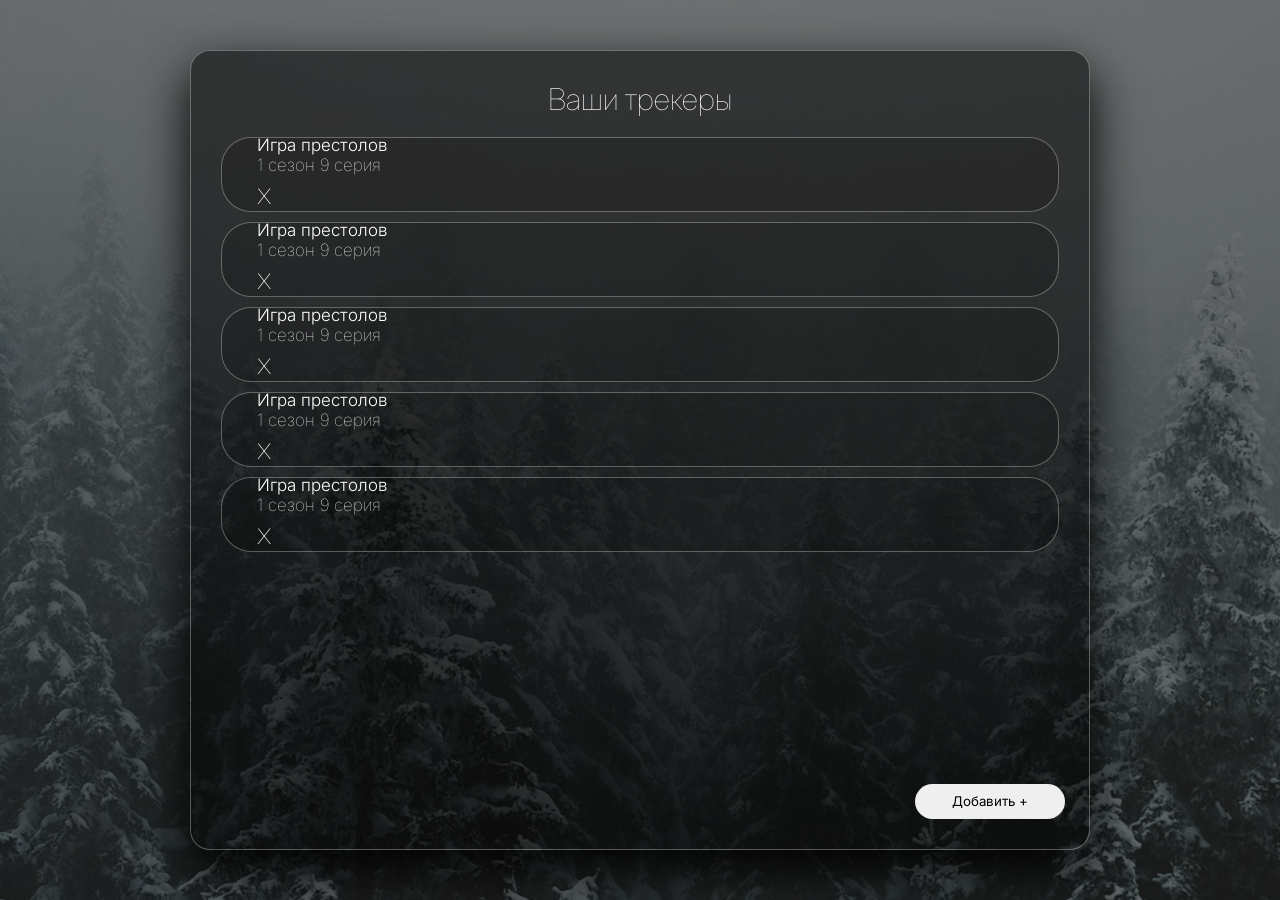
<file: index.html>
<!DOCTYPE html>
<html lang="en">
<head>
    <link rel="stylesheet" href="style.css">
    <meta charset="UTF-8">
    <meta name="viewport" content="width=device-width, initial-scale=1.0">
    <title>Document</title>
</head>
<body>
    <div class="list-box">
        <p>Ваши трекеры</p>
        <div class="list">
            <div class="list-element" id="1">
                <div class="central-elements">
                    <div class="element-text">
                        <p style="font-weight: 300;">Игра престолов</p>
                        <p>1 сезон 9 серия</p>
                    </div>
                    <div class="delete-btn">x</div>
                </div>
                <div class="progress_bar">
                    <div class="progress" id="1"></div>
                </div>
            </div>
            <div class="list-element" id="2">
                <div class="central-elements">
                    <div class="element-text">
                        <p style="font-weight: 300;">Игра престолов</p>
                        <p>1 сезон 9 серия</p>
                    </div>
                    <div class="delete-btn">x</div>
                </div>
                <div class="progress_bar">
                    <div class="progress" id="2"></div>
                </div>
            </div>
            <div class="list-element" id="3">
                <div class="central-elements">
                    <div class="element-text">
                        <p style="font-weight: 300;">Игра престолов</p>
                        <p>1 сезон 9 серия</p>
                    </div>
                    <div class="delete-btn">x</div>
                </div>
                <div class="progress_bar">
                    <div class="progress" id="3"></div>
                </div>
            </div>
            <div class="list-element" id="4">
                <div class="central-elements">
                    <div class="element-text">
                        <p style="font-weight: 300;">Игра престолов</p>
                        <p>1 сезон 9 серия</p>
                    </div>
                    <div class="delete-btn">x</div>
                </div>
                <div class="progress_bar">
                    <div class="progress" id="4"></div>
                </div>
            </div>
            <div class="list-element" id="5">
                <div class="central-elements">
                    <div class="element-text">
                        <p style="font-weight: 300;">Игра престолов</p>
                        <p>1 сезон 9 серия</p>
                    </div>
                    <div class="delete-btn">x</div>
                </div>
                <div class="progress_bar">
                    <div class="progress" id="5"></div>
                </div>
            </div>
        </div>
        <button class="add_btn">Добавить +</button>
    </div>
</body>
</html>
</file>
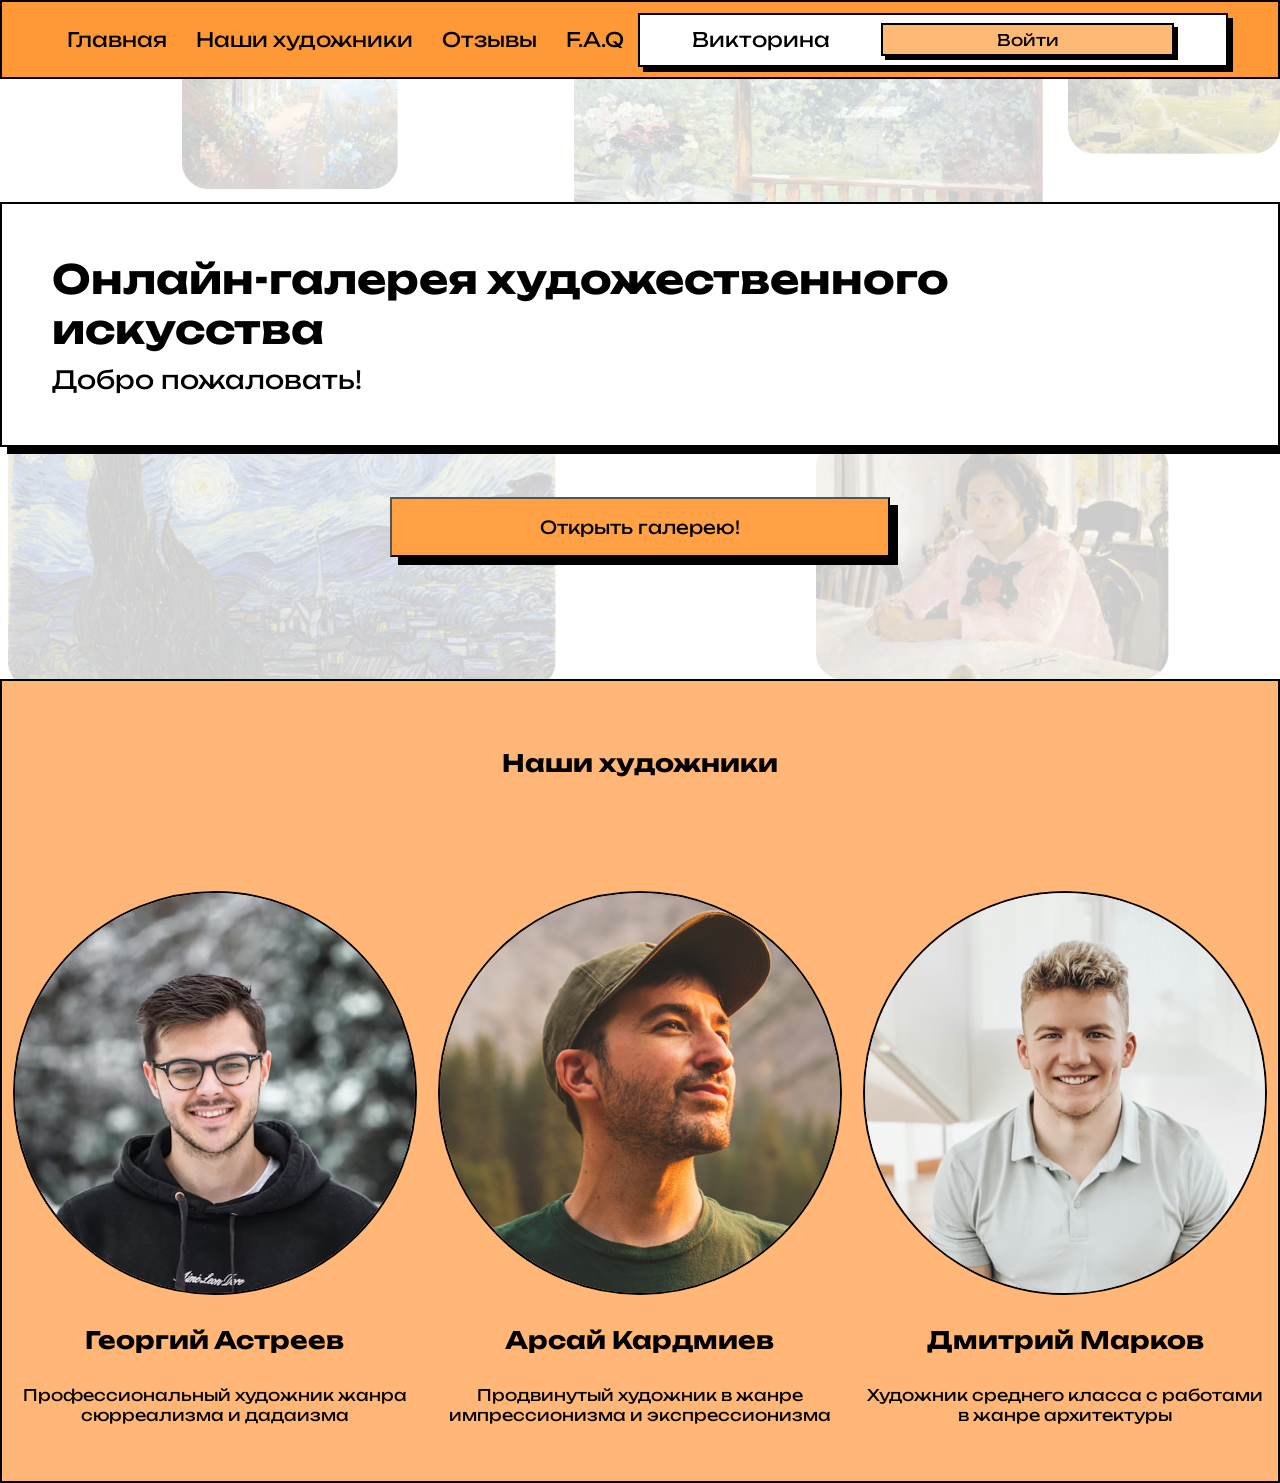
<file: DropMeFiles_kIe3E/index.html>
<!DOCTYPE html>
<html lang="en">
<head>
    <link rel="stylesheet" href="style.css">
    <meta charset="UTF-8">
    <meta name="viewport" content="width=device-width, initial-scale=1.0">
    <title>Document</title>
</head>
<body>
    <header>
        <nav>
            <a href="index.html">Главная</a>
            <a href="">Наши художники</a>
            <a href="">Отзывы</a>
            <a href="">F.A.Q</a>
        </nav>
        <div class="testpad">
            <p>Викторина</p>
            <button>Войти</button>
        </div>
    </header>
    <main>
        <div class="main-textbox">
            <h1>Онлайн-галерея художественного искусства</h1>
            <p>Добро пожаловать!</p>
        </div>
        <button onclick="window.location.href='index2.html'">Открыть галерею!</button>
    </main>
    <section class="artists">
        <h1 style="margin-top: 10px;">Наши художники</h1>
        <div class="artists-info">
            <div class="artist-card">
                <img src="artist1.png" alt="">
                <h1>Георгий Астреев</h1>
                <p>Профессиональный художник жанра сюрреализма и дадаизма</p>
            </div>
            <div class="artist-card">
                <img src="artist2.png" alt="">
                <h1>Арсай Кардмиев</h1>
                <p>Продвинутый художник в жанре импрессионизма и экспрессионизма</p>
            </div>
            <div class="artist-card">
                <img src="artist3.png" alt="">
                <h1>Дмитрий Марков</h2>
                <p>Художник среднего класса с работами в жанре архитектуры</p>
            </div>
        </div>
    </section>
</body>
</html>
</file>
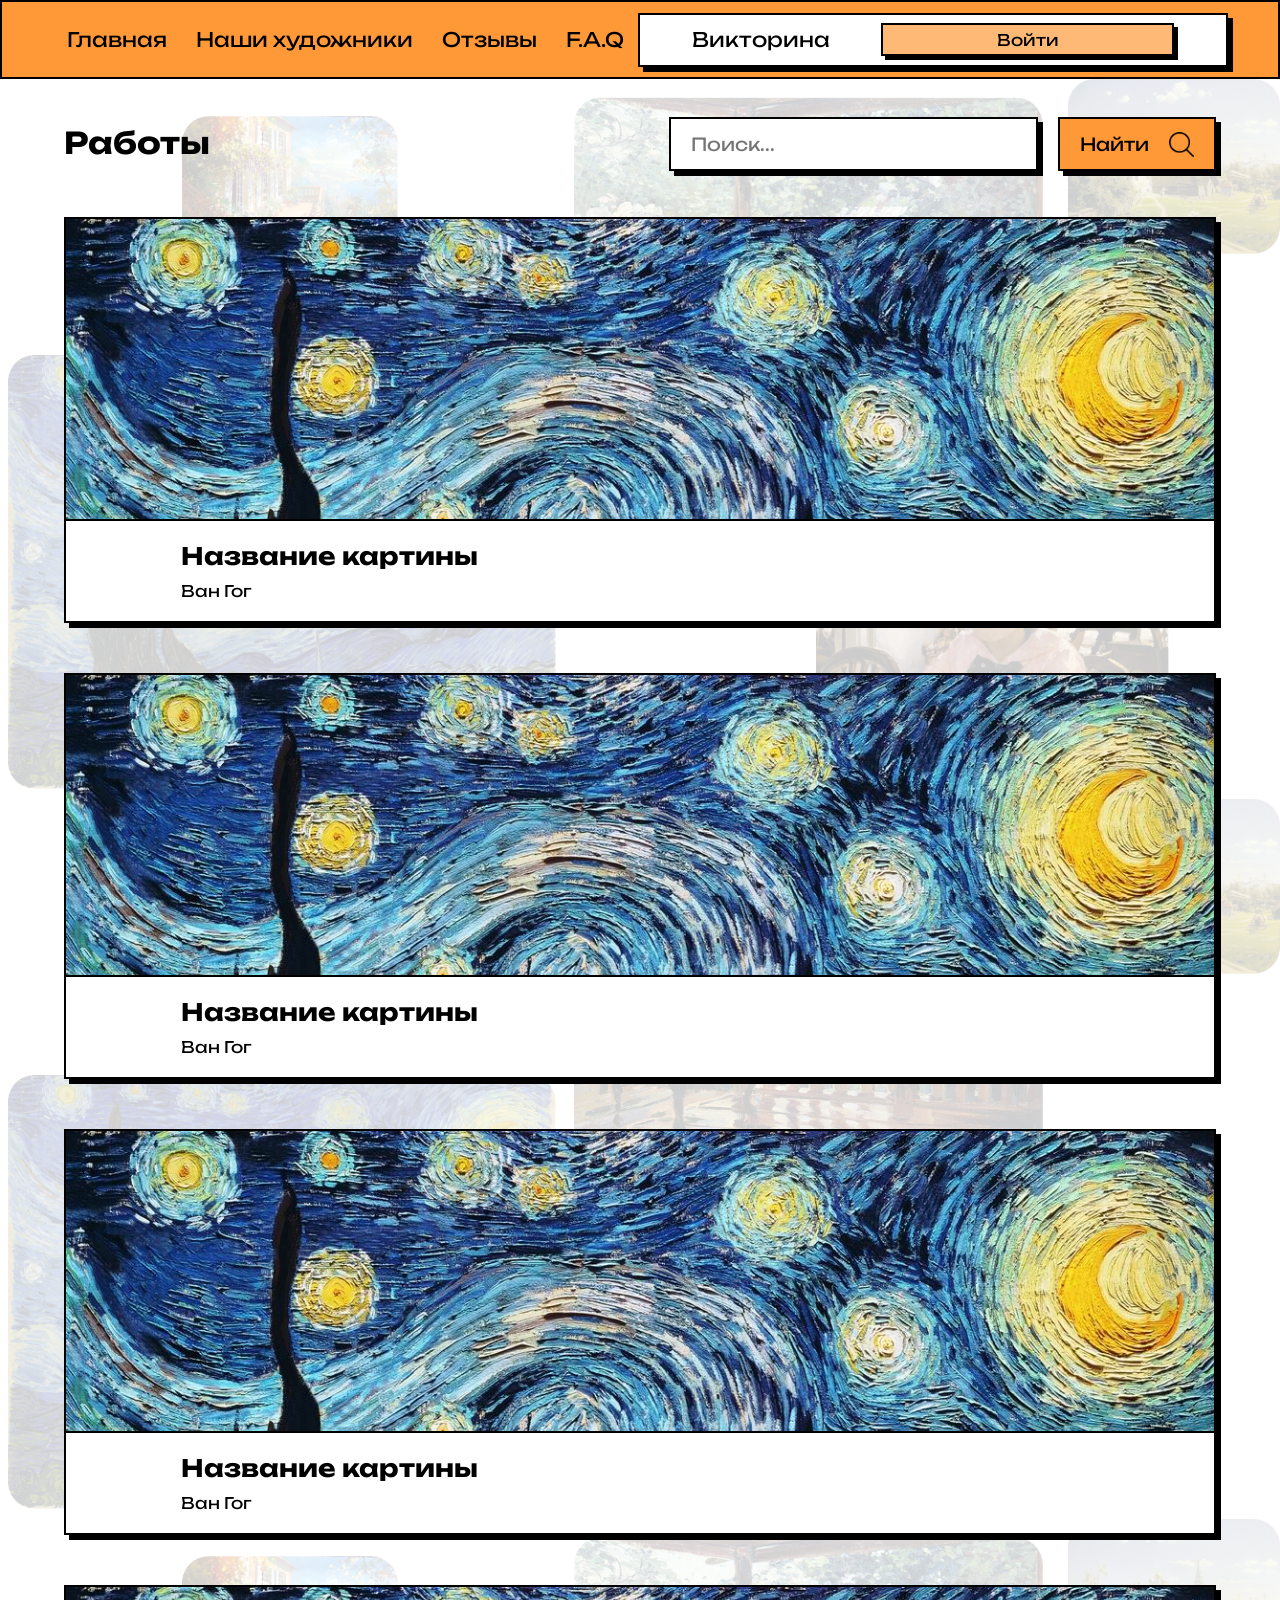
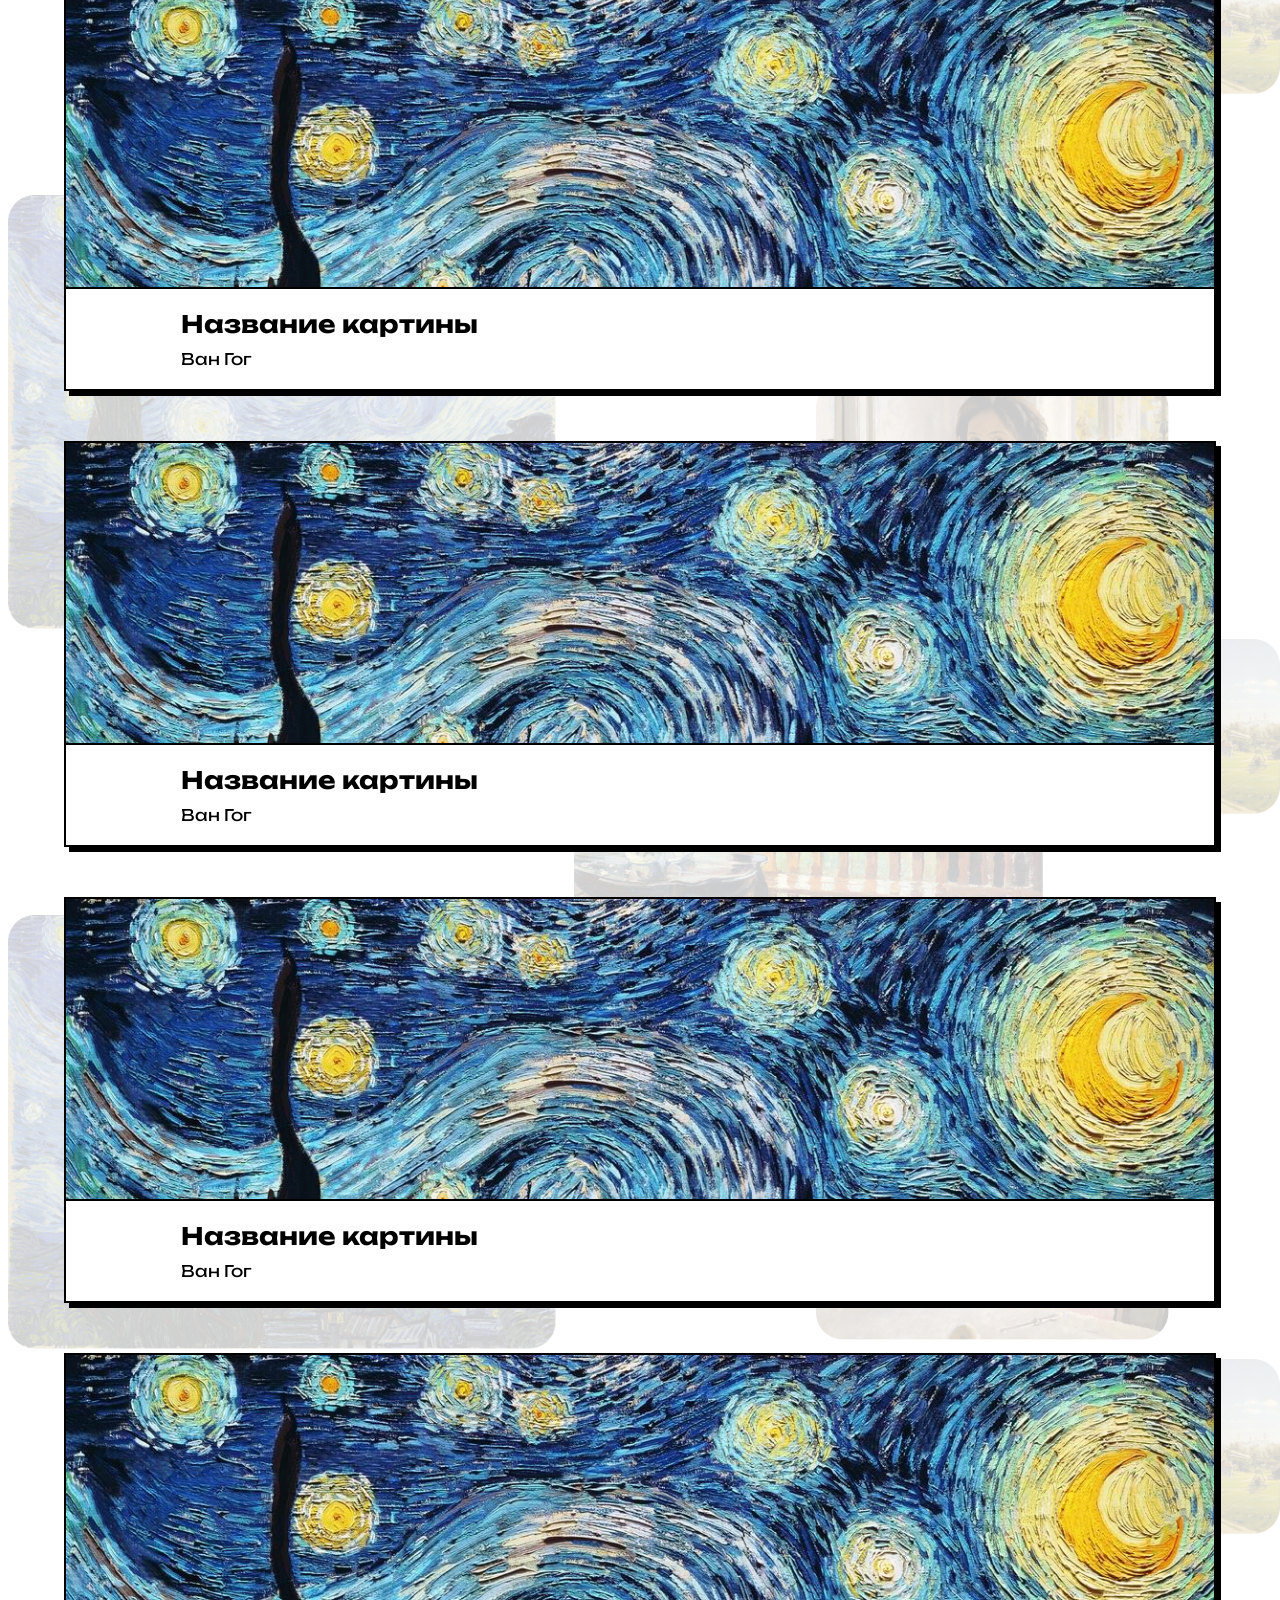
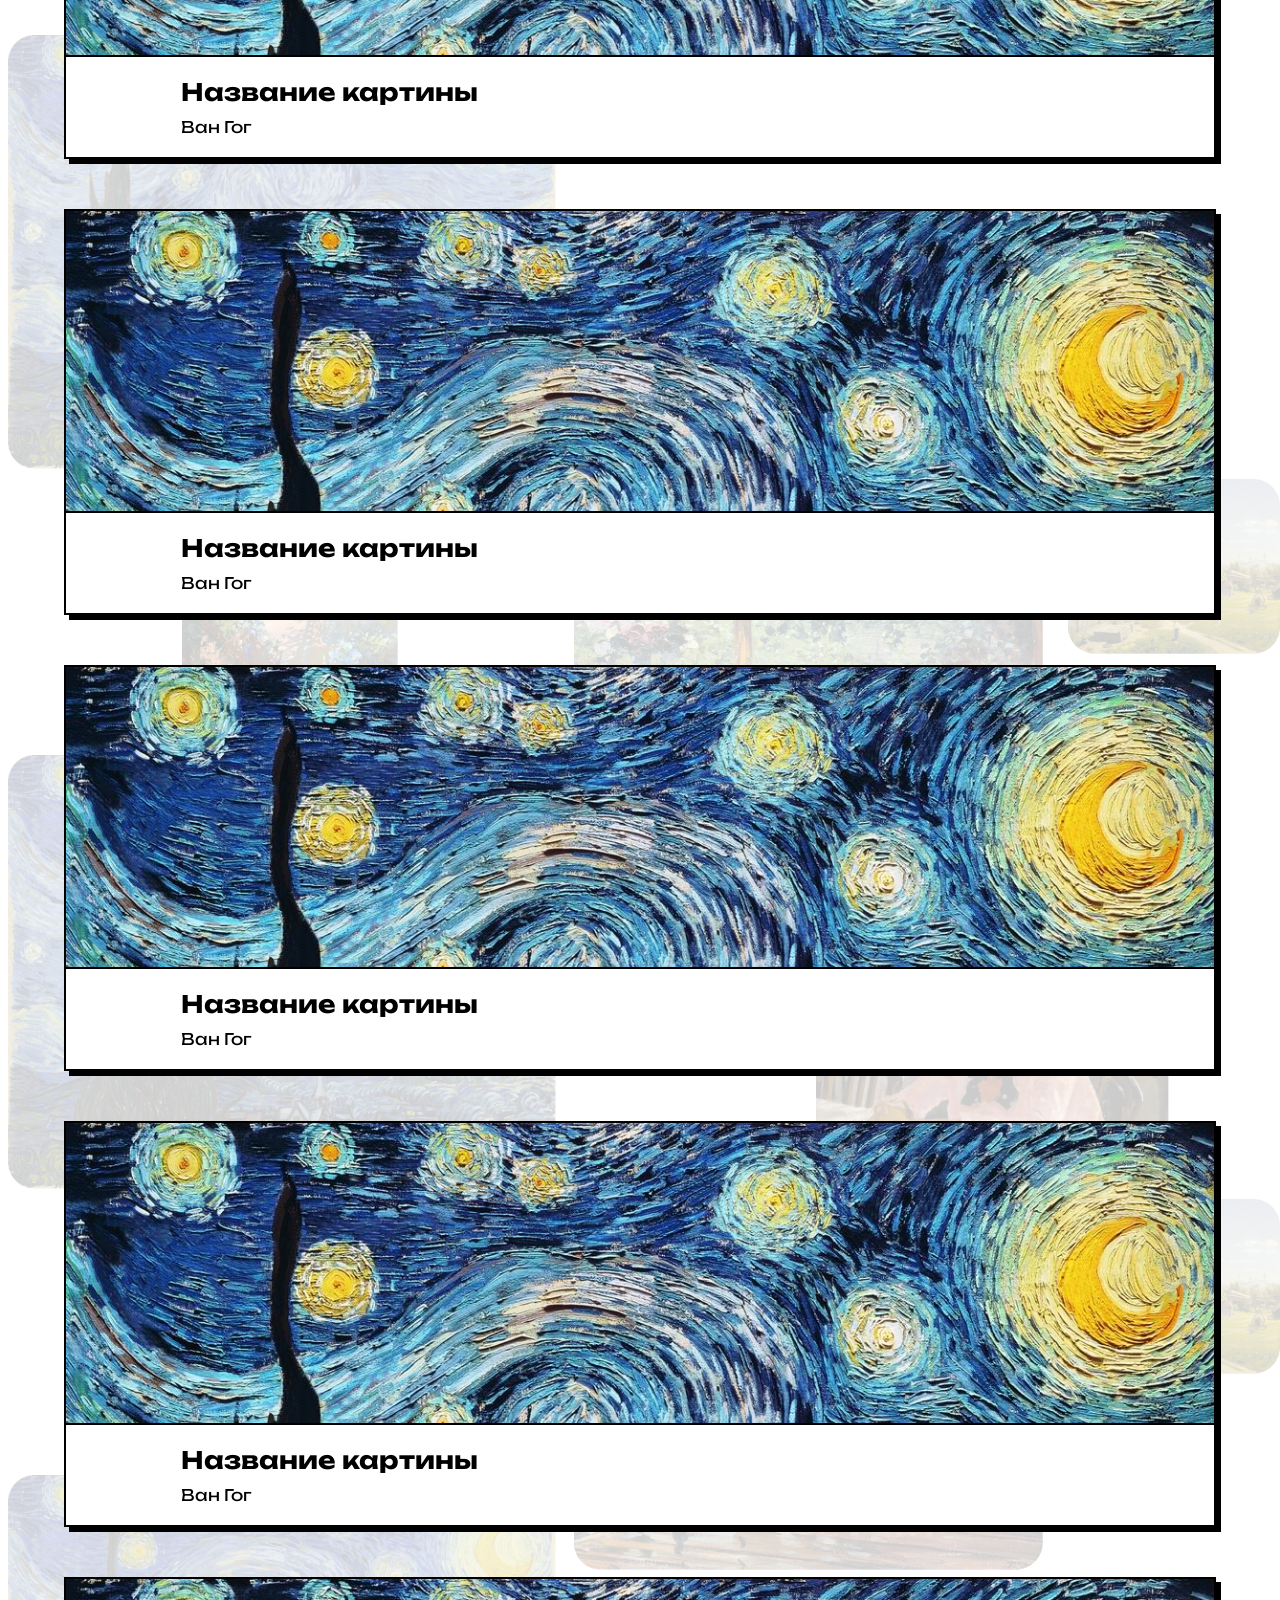
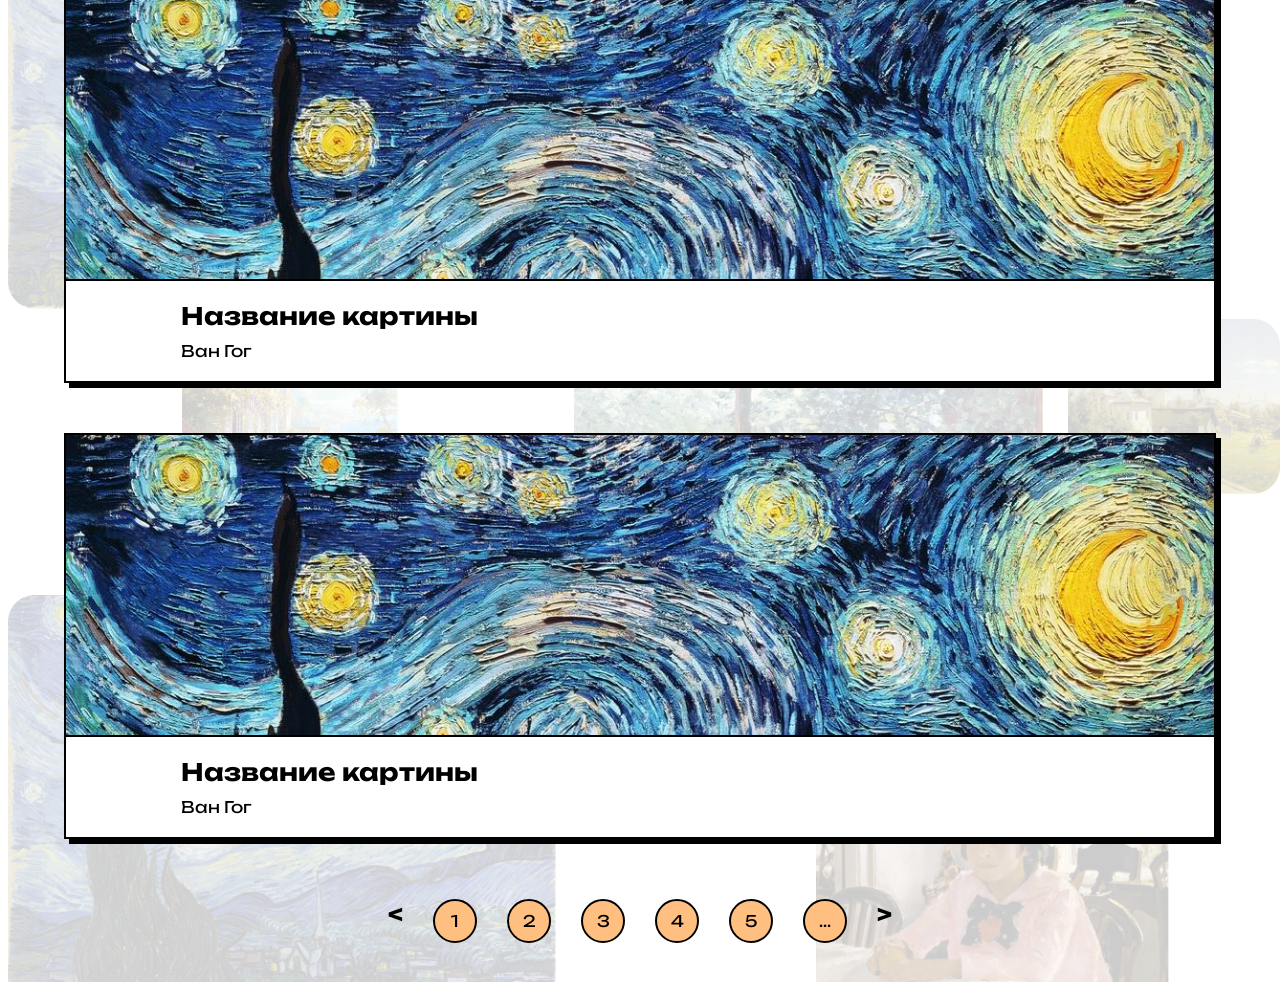
<file: DropMeFiles_kIe3E/index2.html>
<!DOCTYPE html>
<html lang="en">
<head>
    <link rel="stylesheet" href="style.css">
    <meta charset="UTF-8">
    <meta name="viewport" content="width=device-width, initial-scale=1.0">
    <title>Gallery</title>
</head>
<body>
    <header>
        <nav>
            <a href="index.html">Главная</a>
            <a href="">Наши художники</a>
            <a href="">Отзывы</a>
            <a href="">F.A.Q</a>
        </nav>
        <div class="testpad">
            <p>Викторина</p>
            <button>Войти</button>
        </div>
    </header>
    <section class="gallery">
        <div class="gallery-title">
            <h1>Работы</h1>
            <div class="gallery-search-bar">
                <input type="text" placeholder="Поиск...">
                <button>
                    Найти
                    <img style="height: 50%;" src="search-interface-symbol.png" alt="">
                </button>
            </div>
        </div>
        <div class="gallery-cards">
            <div class="gallery-card">
                <div class="img" id="image_1"></div>
                <div class="line"></div>
                <div class="description-text">
                    <h2>Название картины</h2>
                    <p>Ван Гог</p>
                </div>
                <a href="index3.html" class="link-trigger"></a>
            </div>
            <div class="gallery-card">
                <div class="img" id="image_2"></div>
                <div class="line"></div>
                <div class="description-text">
                    <h2>Название картины</h2>
                    <p>Ван Гог</p>
                </div>
                <a href="index3.html" class="link-trigger"></a>
            </div>
            <div class="gallery-card">
                <div class="img" id="image_3"></div>
                <div class="line"></div>
                <div class="description-text">
                    <h2>Название картины</h2>
                    <p>Ван Гог</p>
                </div>
                <a href="index3.html" class="link-trigger"></a>
            </div>
            <div class="gallery-card">
                <div class="img" id="image_4"></div>
                <div class="line"></div>
                <div class="description-text">
                    <h2>Название картины</h2>
                    <p>Ван Гог</p>
                </div>
                <a href="index3.html" class="link-trigger"></a>
            </div>
            <div class="gallery-card">
                <div class="img" id="image_5"></div>
                <div class="line"></div>
                <div class="description-text">
                    <h2>Название картины</h2>
                    <p>Ван Гог</p>
                </div>
                <a href="index3.html" class="link-trigger"></a>
            </div>
            <div class="gallery-card">
                <div class="img" id="image_6"></div>
                <div class="line"></div>
                <div class="description-text">
                    <h2>Название картины</h2>
                    <p>Ван Гог</p>
                </div>
                <a href="index3.html" class="link-trigger"></a>
            </div>
            <div class="gallery-card">
                <div class="img" id="image_7"></div>
                <div class="line"></div>
                <div class="description-text">
                    <h2>Название картины</h2>
                    <p>Ван Гог</p>
                </div>
                <a href="index3.html" class="link-trigger"></a>
            </div>
            <div class="gallery-card">
                <div class="img" id="image_8"></div>
                <div class="line"></div>
                <div class="description-text">
                    <h2>Название картины</h2>
                    <p>Ван Гог</p>
                </div>
                <a href="index3.html" class="link-trigger"></a>
            </div>
            <div class="gallery-card">
                <div class="img" id="image_9"></div>
                <div class="line"></div>
                <div class="description-text">
                    <h2>Название картины</h2>
                    <p>Ван Гог</p>
                </div>
                <a href="index3.html" class="link-trigger"></a>
            </div>
            <div class="gallery-card">
                <div class="img" id="image_10"></div>
                <div class="line"></div>
                <div class="description-text">
                    <h2>Название картины</h2>
                    <p>Ван Гог</p>
                </div>
                <a href="index3.html" class="link-trigger"></a>
            </div>
            <div class="gallery-card">
                <div class="img" id="image_11"></div>
                <div class="line"></div>
                <div class="description-text">
                    <h2>Название картины</h2>
                    <p>Ван Гог</p>
                </div>
                <a href="index3.html" class="link-trigger"></a>
            </div>
            <div class="gallery-card">
                <div class="img" id="image_12"></div>
                <div class="line"></div>
                <div class="description-text">
                    <h2>Название картины</h2>
                    <p>Ван Гог</p>
                </div>
                <a href="index3.html" class="link-trigger"></a>
            </div>
        </div>
        <div class="pages">
            <h1><</h1>
            <div class="page-btn">1</div>
            <div class="page-btn">2</div>
            <div class="page-btn">3</div>
            <div class="page-btn">4</div>
            <div class="page-btn">5</div>
            <div class="page-btn">...</div>
            <h1>></h1>
        </div>
    </section>
</body>
</html>
</file>
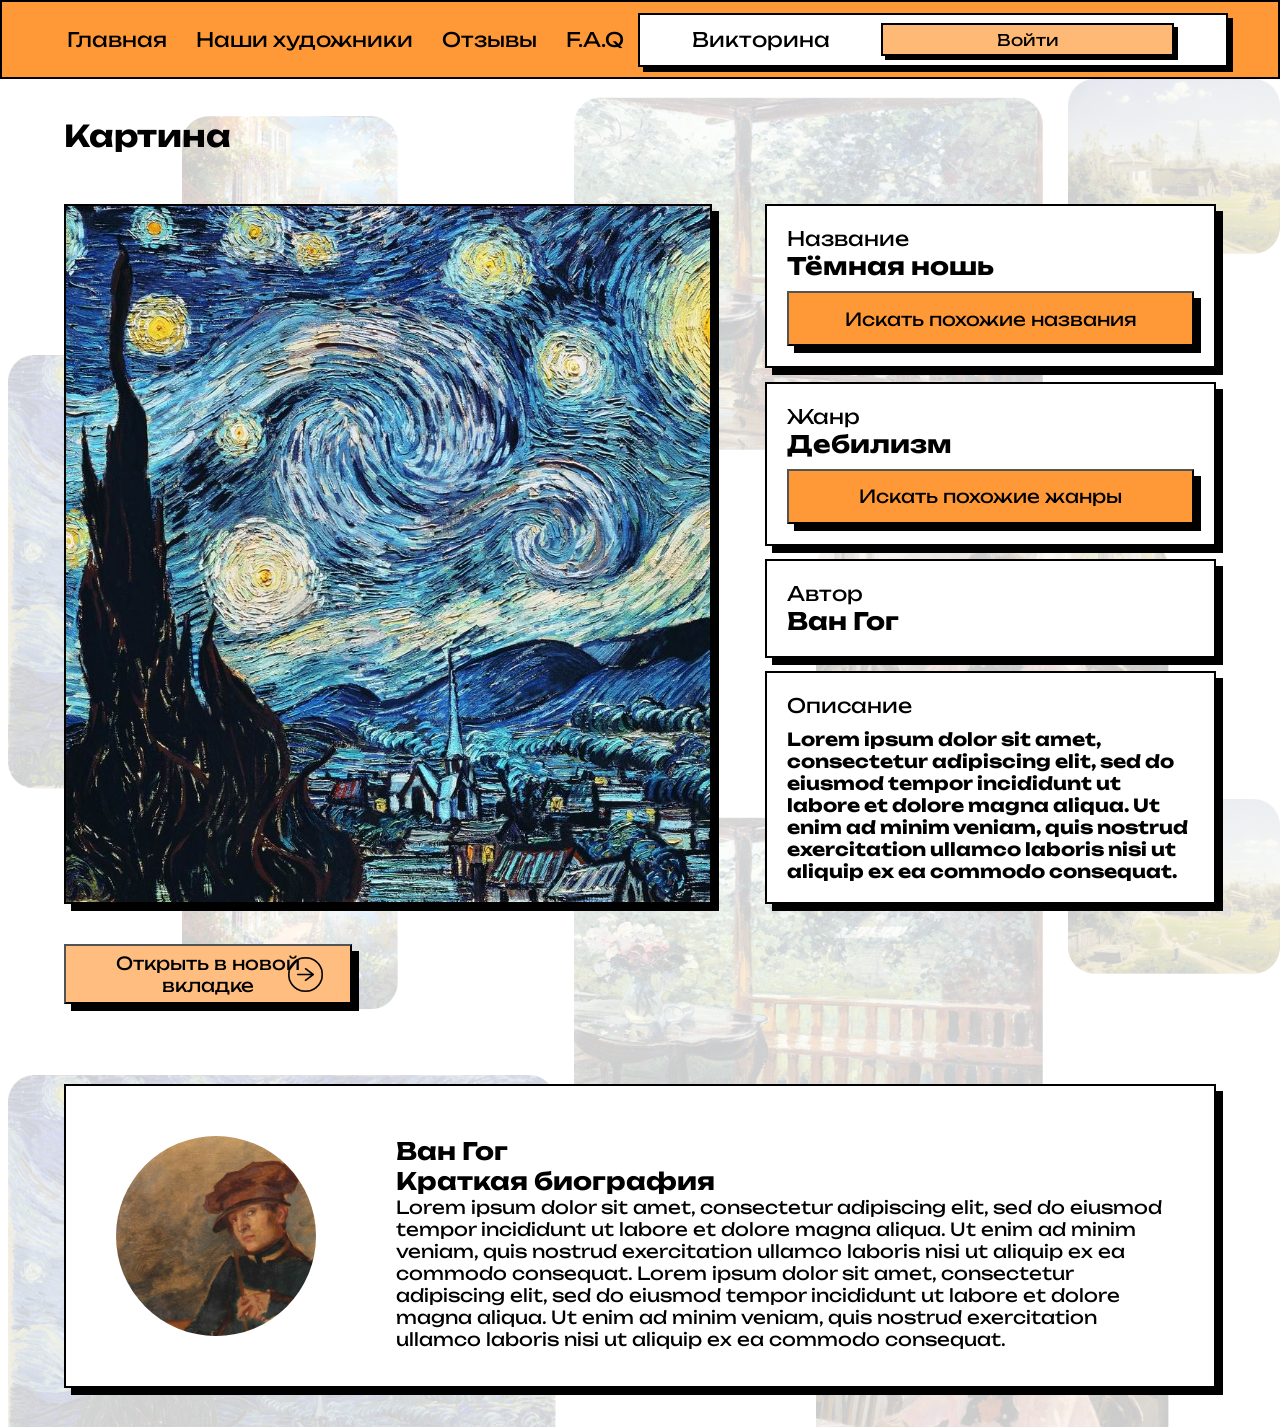
<file: DropMeFiles_kIe3E/index3.html>
<!DOCTYPE html>
<html lang="en">
<head>
    <link rel="stylesheet" href="style.css">
    <meta charset="UTF-8">
    <meta name="viewport" content="width=device-width, initial-scale=1.0">
    <title>Document</title>
</head>
<body>
    <header>
        <nav>
            <a href="index.html">Главная</a>
            <a href="">Наши художники</a>
            <a href="">Отзывы</a>
            <a href="">F.A.Q</a>
        </nav>
        <div class="testpad">
            <p>Викторина</p>
            <button>Войти</button>
        </div>
    </header>
    <section class="picture">
        <div class="picture-title">
            <h1>Картина</h1>
        </div>
        <div class="picture-info">
            <div class="picture-preview-section">
                <div class="picture-preview"></div>
            </div>
            <div class="picture-stats">
                <div class="stats-text">
                    <p style="font-size: 20px;">Название</p>
                    <h1>Тёмная ношь</h1>
                    <button class="picture-btn">Искать похожие названия</button>
                </div>
                <div class="stats-text">
                    <p style="font-size: 20px;">Жанр</p>
                    <h1>Дебилизм</h1>
                    <button class="picture-btn">Искать похожие жанры</button>
                </div>
                <div class="stats-text">
                    <p style="font-size: 20px;">Автор</p>
                    <h1>Ван Гог</h1>
                </div>
                <div class="stats-text">
                    <p style="font-size: 20px; margin-bottom: 10px;">Описание</p>
                    <p style="font-size: 18px;"><b>Lorem ipsum dolor sit amet, consectetur adipiscing elit, sed do eiusmod tempor incididunt ut labore et dolore magna aliqua. Ut enim ad minim veniam, quis nostrud exercitation ullamco laboris nisi ut aliquip ex ea commodo consequat.</b></p>
                </div>
            </div>
        </div>
        <button onclick="window.location.href='images/vangogh.jpg'" class="picture-preview-btn">
            Открыть в новой вкладке
            <img style="height: 70%; position: absolute; right: 25px;" src="right-arrow.png" alt="">
        </button>
        <div class="author-info">
            <div class="avatar-img"></div>
            <div class="author-stats">
                <h1>Ван Гог</h1>
                <h2>Краткая биография</h2>
                <p style="font-size: 18px;">Lorem ipsum dolor sit amet, consectetur adipiscing elit, sed do eiusmod tempor incididunt ut labore et dolore magna aliqua. Ut enim ad minim veniam, quis nostrud exercitation ullamco laboris nisi ut aliquip ex ea commodo consequat. Lorem ipsum dolor sit amet, consectetur adipiscing elit, sed do eiusmod tempor incididunt ut labore et dolore magna aliqua. Ut enim ad minim veniam, quis nostrud exercitation ullamco laboris nisi ut aliquip ex ea commodo consequat. </p>
            </div>
        </div>
    </section>
</body>

</html>
</file>
<file: style.css>
@import url('https://fonts.googleapis.com/css2?family=Inter:ital,opsz,wght@0,14..32,100..900;1,14..32,100..900&display=swap');

* {
    font-family: "Inter";
    color: white;
    margin: 0;
    padding: 0;
    box-sizing: border-box;
}

html {height: 100%;}

body {
    padding: 30px;
    height: 100%;
    width: 100%;
    display: flex;
    flex-direction: column;
    align-items: center;
    background-color: #444444;
    background-image: url(forest.jpg);
    background-size: cover;
    background-blend-mode: overlay;
}

.list-box {
    padding: 30px;
    display: flex;
    flex-direction: column;
    align-items: center;
    font-weight: 100;
    font-size: 30px;
    box-shadow: 0 20px 50px 0px black;
    border-radius: 20px;
    border: 1px solid rgba(255, 255, 255, 0.3);
    background-color: #00000085;
    margin: auto;
    width: 900px;
    height: 800px;
}

.list {
    gap: 10px;
    display: flex;
    flex-direction: column;
    align-items: center;
    margin-top: 20px;
    width: 100%;
    height: 100%;
}

.list-element {
    padding: 0 35px;
    display: flex;
    justify-content: end;
    flex-direction: column;
    width: 100%;
    height: 75px;
    background-color: #0000002a;
    border-radius: 30px;
    border: 1px solid rgba(255, 255, 255, 0.3);;
}

.element-text {
    font-size: 17px;
    margin: auto 0;
}

.progress_bar {
    margin-top: auto 0;
    height: 2px;
    width: 80%;
}

.progress {
    height: 100%;
    width: 70%;
    background-color: #fff;
}

.add_btn {
    position: relative;
    left: 350px;
    color: black;
    height: 40px;
    width: 150px;
    border-radius: 20px;
    border: none;
}
</file>
<file: DropMeFiles_kIe3E/style.css>
@import url('https://fonts.googleapis.com/css2?family=Inter:ital,opsz,wght@0,14..32,100..900;1,14..32,100..900&family=Unbounded:wght@200..900&display=swap');

* {
    background-size: cover;
    font-family: "Unbounded";
    margin: 0;
    padding: 0;
}

.line {
    height: 2px;
    background-color: black;
    width: 100%;
}

header {
    background-color: #ff9837;
    display: flex;
    align-items: center;
    height: 75px;
    padding: 0 50px;
    border: 2px solid;
}

nav {
    display: flex;
    align-items: center;
    justify-content: space-around;
    width: 100%;
}

header a {
    text-decoration: none;
    color: black;
    font-size: 20px;
    font-family: "Unbounded";
}

.testpad {
    box-shadow: 5px 5px 0px 0px;
    font-size: 20px;
    background-color: #fff;
    width: 100%;
    height: 50px;
    display: flex;
    align-items: center;
    justify-content: space-evenly;
    border: 2px solid;
}

.testpad button {
    transition: 0.1s ease;
    border: 2px solid;
    box-shadow: 4px 4px;
    font-size: 16px;
    background-color: #ffb977;
    height: 65%;
    width: 50%;
}
.testpad button:hover {
    background-color: #ffca9c;
    box-shadow: 2px 2px;
}

/* ГЛАВНАЯ СТРАНИЦА */

main {
    background-image: url(Collage.png);
    background-position: 0 -100px;
    display: flex;
    flex-direction: column;
    justify-content: center;
    align-items: center;
    height: 600px;
    gap: 50px;
}

.main-textbox h1 {font-size: 40px;}
.main-textbox p {font-size: 25px;}
.main-textbox {
    padding: 50px;
    border: 2px solid;
    box-shadow: 7px 7px;
    background-color: #fff;
    display: flex;
    flex-direction: column;
    gap: 10px;
}

main button {
    transition: 0.1s ease;
    box-shadow: 8px 8px;
    font-size: 18px;
    background-color: #ffa144;
    height: 60px;
    width: 500px;
}
main button:hover {
    background-color: #ffbf80;
    box-shadow: 5px 5px;
}

.artists {
    display: flex;
    flex-direction: column;
    align-items: center;
    justify-content: space-around;
    background-color: #ffb677;
    height: 800px;
    border: 2px solid;
}

.artists-info {
    display: flex;
    justify-content: space-around;
    width: 100%;
}

.artist-card {
    text-align: center;
    max-width: 400px;
    gap: 30px;
    display: flex;
    flex-direction: column;
    align-items: center;
}

.artist-card img {
    border: 2px solid;
    border-radius: 100%;
    background-color: #fff;
    height: 400px;
    width: 400px;
}

/* СТРАНИЦА С РАБОТАМИ */

.gallery {
    display: flex;
    flex-direction: column;
    align-items: center;
    padding: 3% 5%;
    background-image: url(Collage.png);
    background-size: contain;
}
.gallery-title {
    font-size: 20px;
    display: flex;
    justify-content: space-between;
    align-items: center;
    width: 100%;
    margin-bottom: 50px;
    height: 50px;
}
.gallery-search-bar {
    height: 100%;
    display: flex;
    gap: 20px;
}
.gallery-search-bar input {
    border: 2px solid;
    padding-left: 20px;
    box-shadow: 5px 5px 0px 0px;
    height: 100%;
    width: 100%;
    font-size: 18px;
}
.gallery-search-bar button{
    transition: 0.2s ease;
    display: flex;
    justify-content: center;
    align-items: center;
    box-shadow: 5px 5px;
    background-color: #ff9837;
    border: 2px solid;
    width: 200px;
    height: 108%;
    font-size: 18px;
    gap: 20px;
    padding: 0 20px;
}
.gallery-search-bar button:hover{
    background-color: #ffbf80;
    box-shadow: 3px 3px;
}
.gallery-cards {
    display: grid;
    grid-template-columns: repeat(calc(100vw / 400px), 1fr);
    gap: 50px;
    width: 100%;
}
.gallery-card {
    transition: 0.2s ease;
    background-color: #fff;
    position: relative;
    box-shadow: 5px 5px;
    display: flex;
    flex-direction: column;
    align-items: center;
    height: auto;
    width: auto;
    border: 2px solid;
}
.gallery-card:hover {
    box-shadow: 10px 10px;
}
.link-trigger {
    position: absolute;
    background-color: #ffffff00;
    height: 300px;
    width: 100%;
}
.img{
    height: 300px;
    width: 100%;
}

#image_1, #image_2, #image_3, #image_4,
#image_5, #image_6, #image_7, #image_8,
#image_9, #image_10, #image_11, #image_12 {
    background-image: url(images/vangogh.jpg);
}

.description-text {
    display: flex;
    flex-direction: column;
    width: 80%;
    gap: 10px;
    margin: 20px 0;
}

.pages {
    margin-top: 60px;
    gap: 30px;
    display: flex;
}

.page-btn {
    border: 2px solid;
    display: flex;
    justify-content: center;
    align-items: center;
    background-color: #ffbf80;
    width: 40px;
    height: 40px;
    border-radius: 100%;
}

/* СТРАНИЦА С КАРТИНОЙ */

.picture {
    display: flex;
    flex-direction: column;
    padding: 3% 5%;
    background-image: url(Collage.png);
    background-size: contain;
}

.picture-title {
    font-size: 20px;
    width: 100%;
    margin-bottom: 50px;
}

.picture-info {
    display: flex;
    height: 700px;
}
.picture-preview-section {
    display: flex;
    flex-direction: column;
    width: 100%;
    height: 100%;
}
.picture-preview-btn {
    position: relative;
    display: flex;
    align-items: center;
    padding: 0 50px;
    font-size: 18px;
    box-shadow: 7px 7px;
    background-color: #ffbd80;
    margin-top: 40px;
    width: 25%;
    height: 60px;
}
.picture-preview {
    width: 100%;
    height: 100%;
    background-image: url(images/vangogh.jpg);
    background-size: cover;
    background-repeat: no-repeat;
    background-position: center;
    border: 2px solid;
    box-shadow: 7px 7px;
}
.picture-stats {
    width: 70%;
    padding-left: 5%;
    display: flex;
    flex-direction: column;
    justify-content: space-between;
}
.stats-text {
    padding: 20px;
    box-shadow: 7px 7px;
    background-color: #fff;
    border: 2px solid;
}
.picture-btn {
    font-size: 18px;
    box-shadow: 7px 7px;
    background-color: #ff9837;
    margin-top: 10px;
    width: 100%;
    height: 55px;
}

.author-info {
    padding: 50px;
    background-color: #fff;
    border: 2px solid;
    box-shadow: 7px 7px;
    gap: 80px;
    margin-top: 80px;
    display: flex;
    height: 200px;
}

.avatar-img {
    background-image: url(images/picturedl1.png);
    border-radius: 100%;
    min-width: 200px;
    height: 200px;
}

.author-stats {
    height: 100%;
    display: flex;
    flex-direction: column;
    justify-content: space-between;

}
</file>
